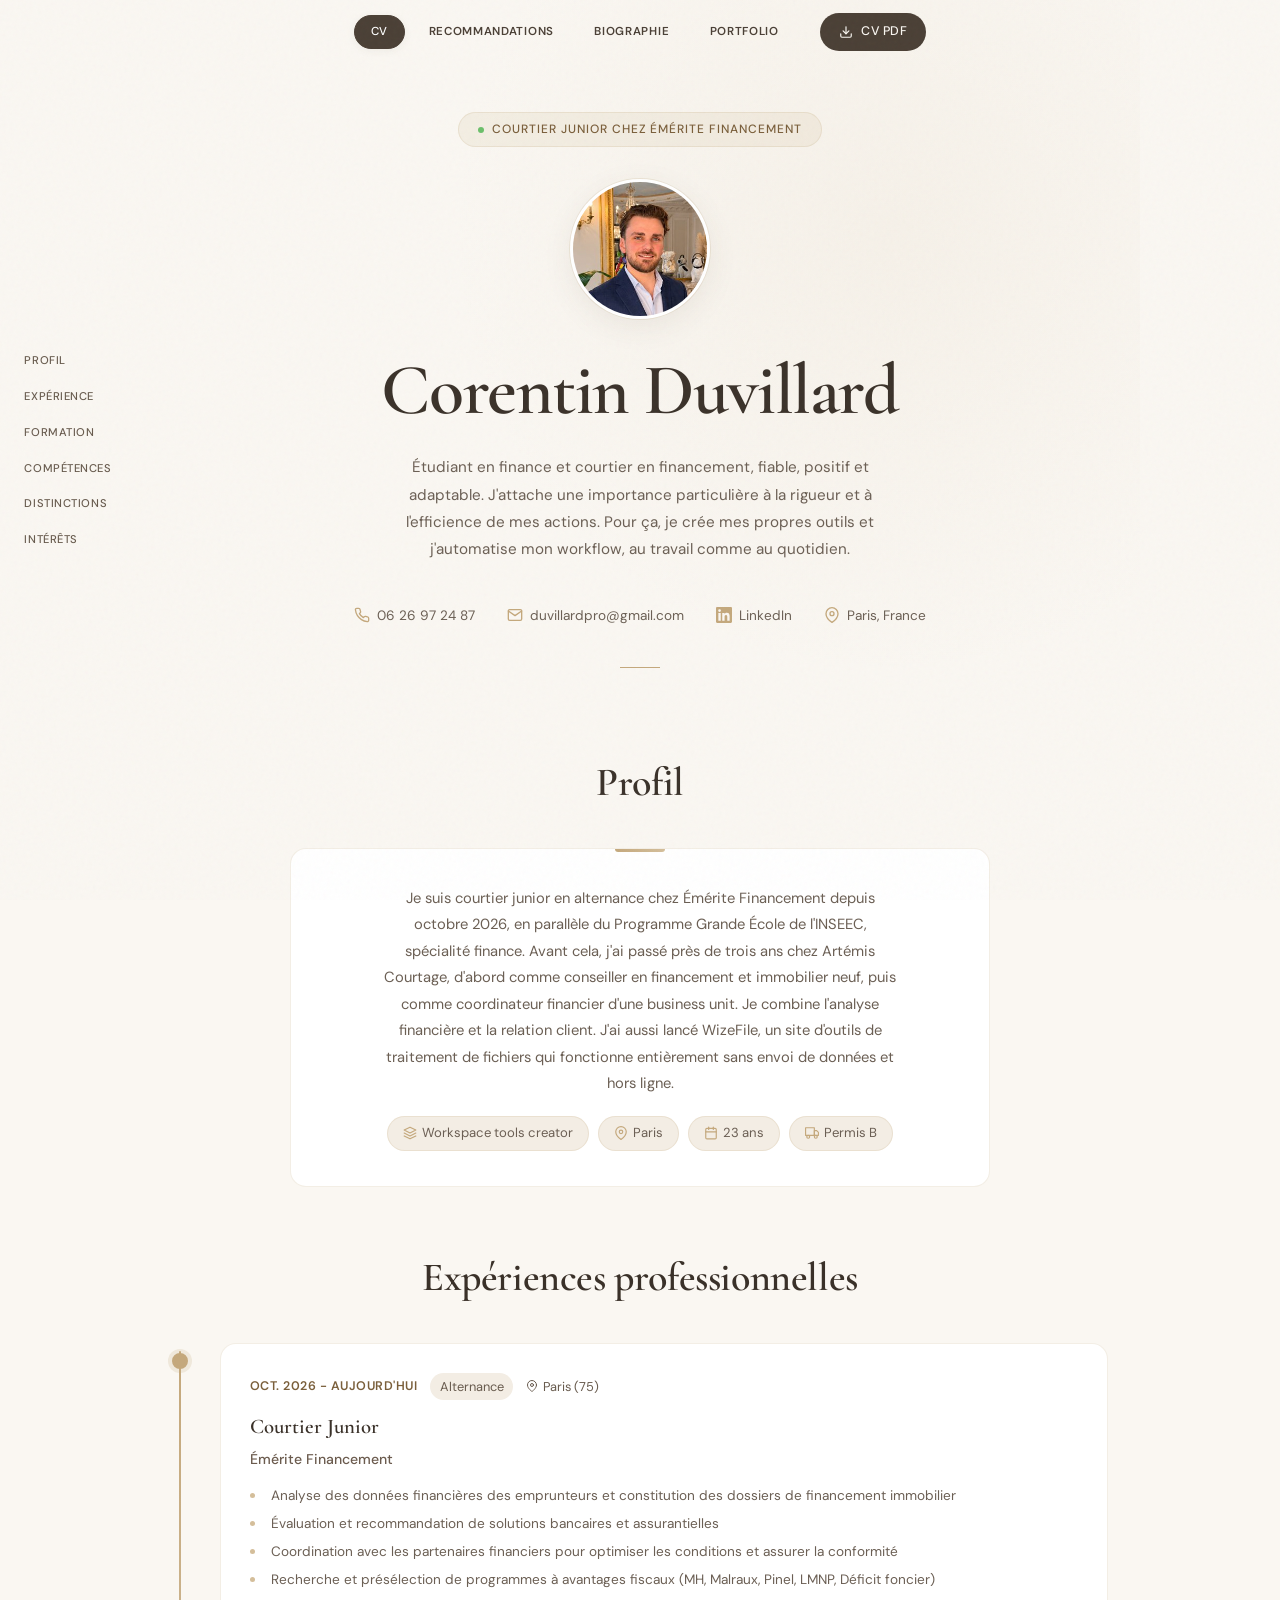
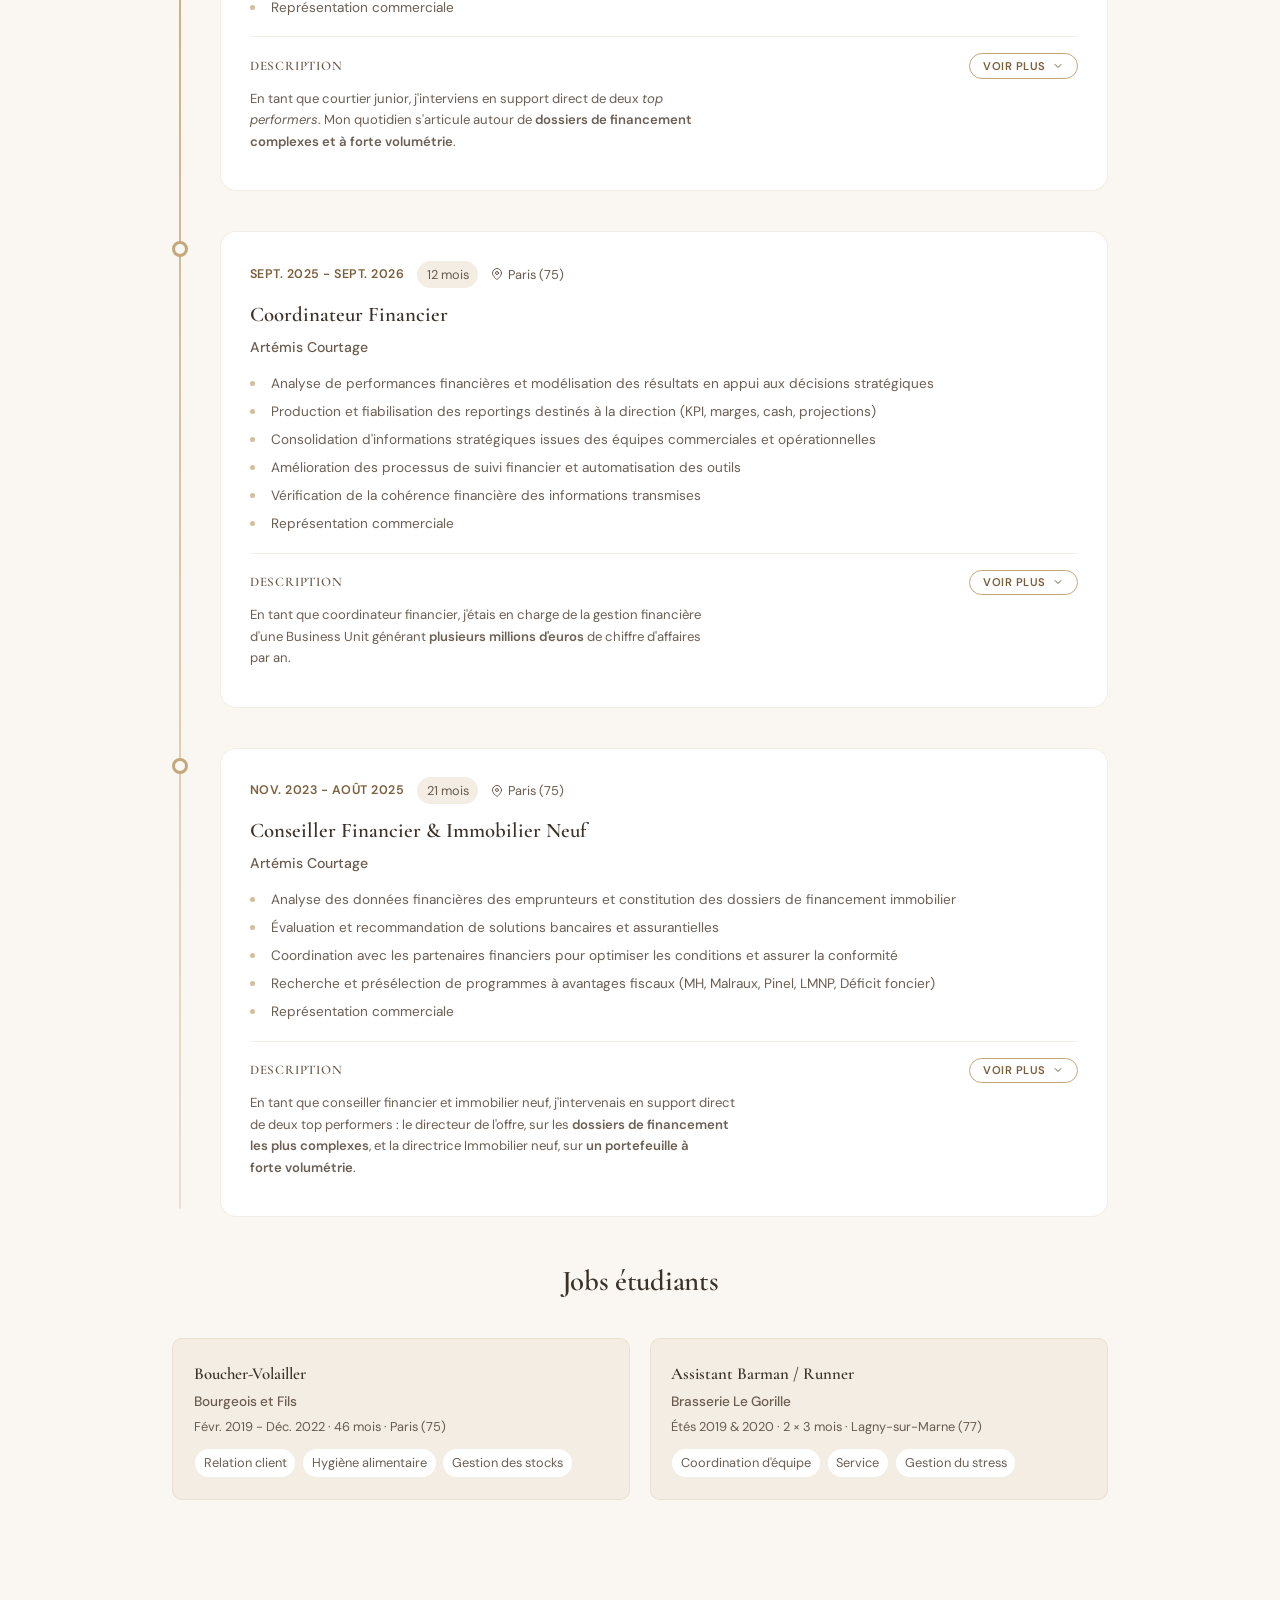
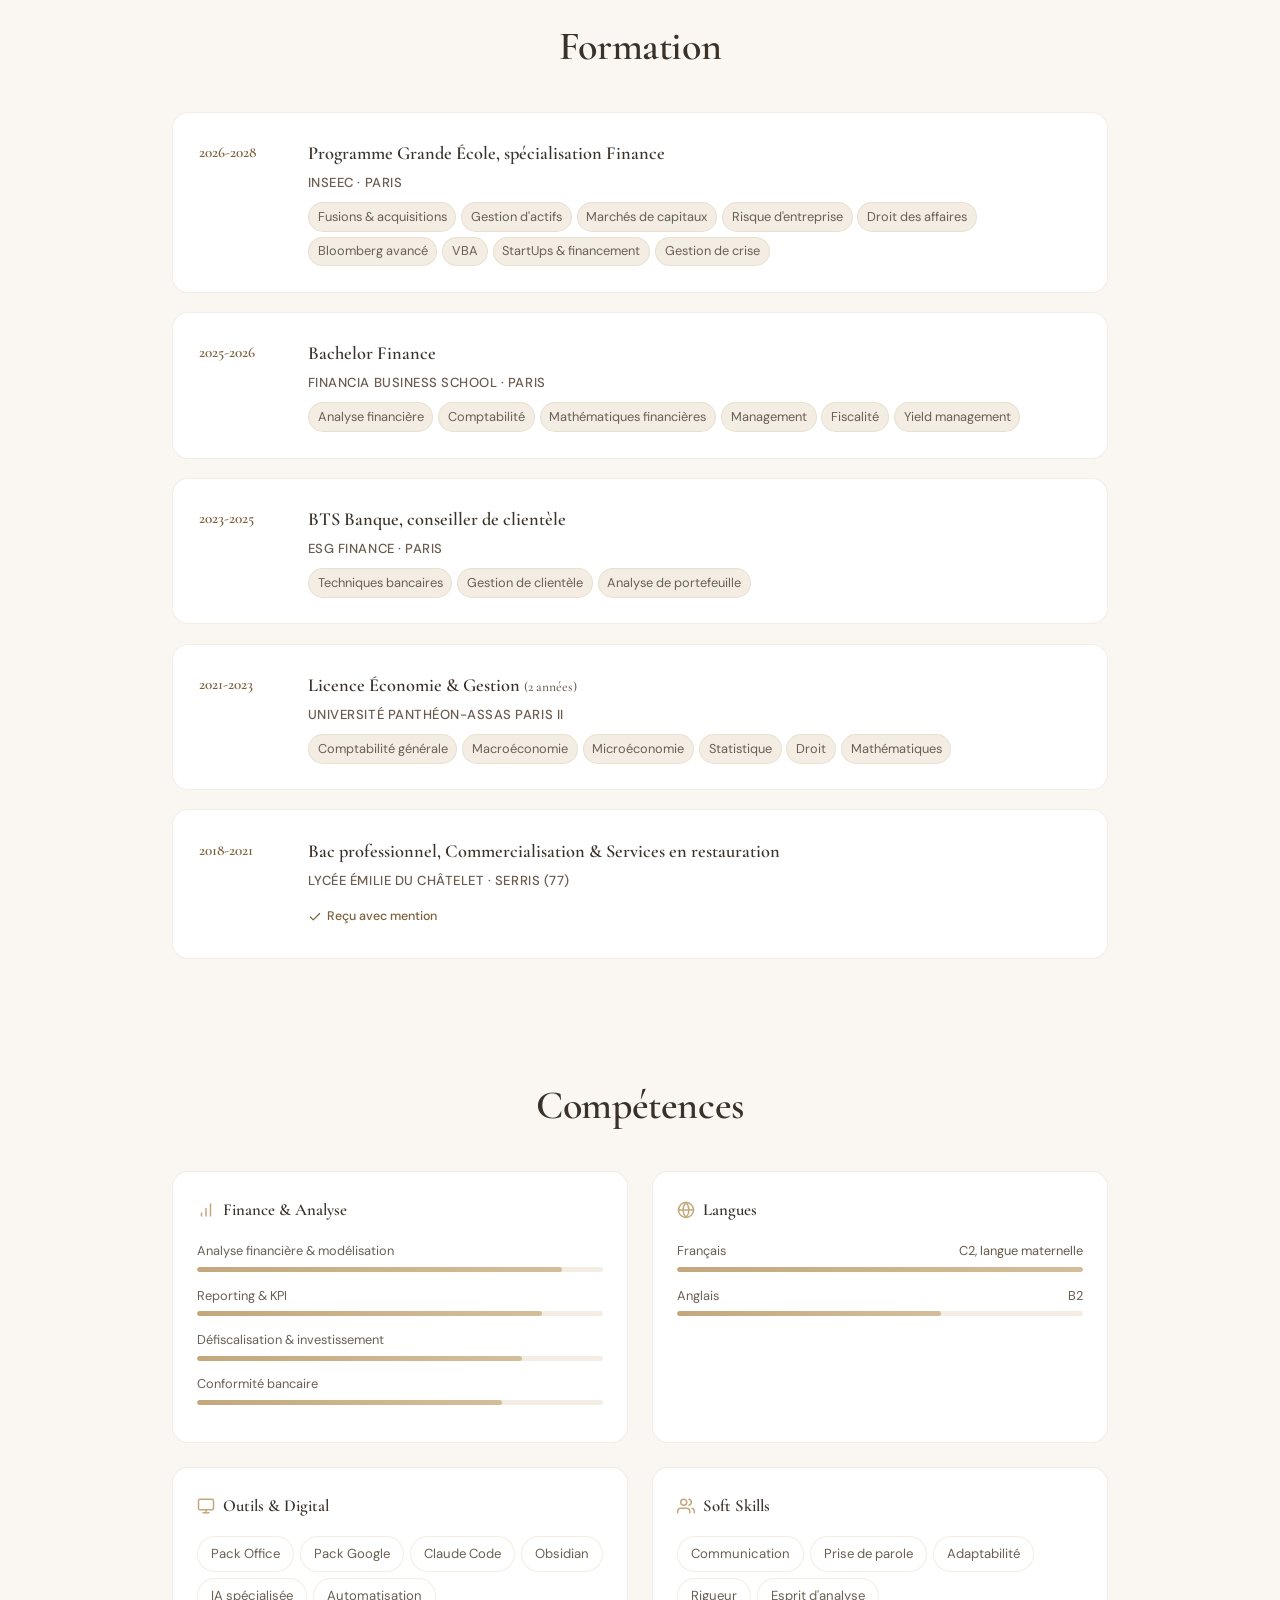
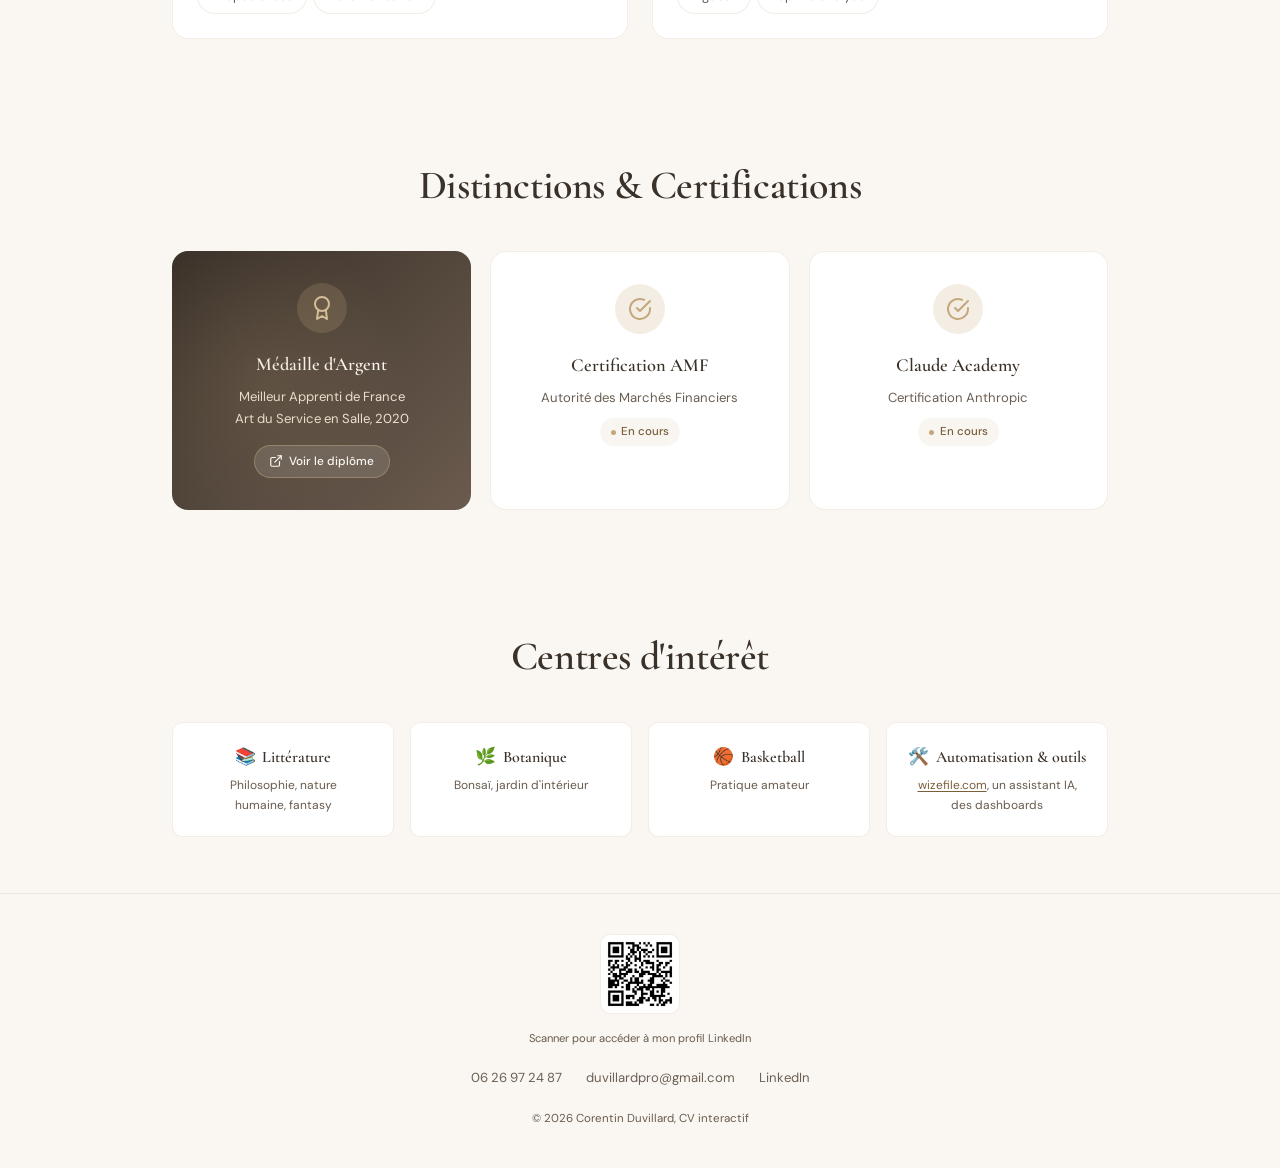
<file: CV intéractif/index.html>
<!DOCTYPE html>
<html lang="fr">
<head>
<meta charset="UTF-8">
<meta name="viewport" content="width=device-width, initial-scale=1.0">
<meta name="color-scheme" content="light">
<title>Corentin Duvillard, CV</title>
<meta name="description" content="CV interactif de Corentin Duvillard : expériences, formation, compétences, recommandations et portfolio.">
<meta property="og:title" content="Corentin Duvillard, CV">
<meta property="og:image" content="fichiers/photo.jpg">
<link rel="icon" href="fichiers/favicon.svg" type="image/svg+xml">
<link rel="icon" href="fichiers/favicon-48.png" type="image/png" sizes="48x48">
<link rel="apple-touch-icon" href="fichiers/favicon-180.png">
<link rel="preload" href="fichiers/polices/dm-sans-normal-latin.woff2" as="font" type="font/woff2" crossorigin>
<link rel="preload" href="fichiers/polices/cormorant-garamond-normal-latin.woff2" as="font" type="font/woff2" crossorigin>
<link rel="preload" href="contenu.json" as="fetch" crossorigin="anonymous">
<link rel="stylesheet" href="style.css">
</head>
<body>
<a class="skip-link" href="#contenu">Aller au contenu</a>
<div id="progressBar" aria-hidden="true"></div>

<nav id="navbar" aria-label="Navigation principale"><div class="nav-inner">
<div class="page-nav" id="pageNav">
<a href="#page-cv" class="page-nav-btn active" data-page="cv" aria-current="page">CV</a>
<a href="#page-recommandations" class="page-nav-btn" data-page="recommandations">Recommandations</a>
<a href="#page-biographie" class="page-nav-btn" data-page="biographie">Biographie</a>
<a href="#page-portfolio" class="page-nav-btn" data-page="portfolio">Portfolio</a>
</div>
<div class="nav-actions">
<a class="btn-dl" id="dlBtn" href="fichiers/cv.pdf" download aria-label="Télécharger le CV en PDF"><svg viewBox="0 0 24 24" fill="none" stroke="currentColor" stroke-width="2" stroke-linecap="round" stroke-linejoin="round"><path d="M21 15v4a2 2 0 0 1-2 2H5a2 2 0 0 1-2-2v-4"/><polyline points="7 10 12 15 17 10"/><line x1="12" y1="15" x2="12" y2="3"/></svg><span class="dl-label">CV PDF</span></a>
<button class="nav-hamburger" id="hamburger" aria-label="Ouvrir le menu" aria-expanded="false" aria-controls="mobileMenu"><span></span><span></span><span></span></button>
</div>
</div></nav>

<div class="mobile-menu" id="mobileMenu" role="dialog" aria-modal="true" aria-label="Menu" hidden><button class="mobile-close" id="mobileClose" aria-label="Fermer le menu">&#10005;</button>
<ul class="mobile-menu-links">
<li><a href="#page-cv" data-page="cv">CV</a></li>
<li><a href="#page-recommandations" data-page="recommandations">Recommandations</a></li>
<li><a href="#page-biographie" data-page="biographie">Biographie</a></li>
<li><a href="#page-portfolio" data-page="portfolio">Portfolio</a></li>
<li aria-hidden="true"><div class="mobile-menu-sep"></div></li>
<li><a href="#profil">Profil</a></li>
<li><a href="#experience">Expérience</a></li>
<li><a href="#formation">Formation</a></li>
<li><a href="#competences">Compétences</a></li>
<li><a href="#distinction">Distinctions</a></li>
<li><a href="#interets">Intérêts</a></li>
</ul></div>

<noscript><p>Ce CV a besoin de JavaScript pour s'afficher. Le CV au format PDF reste disponible : <a href="fichiers/cv.pdf">télécharger le CV</a>.</p></noscript>

<main id="contenu" tabindex="-1">

<aside class="cv-sidebar visible" id="cvSidebar" aria-label="Sections du CV">
<a href="#profil" class="cv-sidebar-link" data-section="profil">Profil</a>
<a href="#experience" class="cv-sidebar-link" data-section="experience">Expérience</a>
<a href="#formation" class="cv-sidebar-link" data-section="formation">Formation</a>
<a href="#competences" class="cv-sidebar-link" data-section="competences">Compétences</a>
<a href="#distinction" class="cv-sidebar-link" data-section="distinction">Distinctions</a>
<a href="#interets" class="cv-sidebar-link" data-section="interets">Intérêts</a>
</aside>

<div id="page-cv" class="page-section active">
<section class="hero" id="hero" aria-label="Présentation"><div class="hero-content" id="heroContent"></div></section>
<section class="profil-section" id="profil">
<div class="section-header reveal"><h2 class="section-title" tabindex="-1">Profil</h2></div>
<div class="profil-card reveal" id="profilCard"></div>
</section>

<section id="experience">
<div class="section-header reveal"><h2 class="section-title" tabindex="-1">Expériences professionnelles</h2></div>
<div class="timeline" id="timeline"></div>
<div class="section-header reveal" style="margin-top:2rem"><h2 class="section-title" tabindex="-1" style="font-size:clamp(1.3rem,3vw,1.8rem)">Jobs étudiants</h2></div>
<div class="student-jobs" id="studentJobs"></div>
</section>

<section id="formation">
<div class="section-header reveal"><h2 class="section-title" tabindex="-1">Formation</h2></div>
<div class="formation-list" id="formationList"></div>
</section>

<section id="competences">
<div class="section-header reveal"><h2 class="section-title" tabindex="-1">Compétences</h2></div>
<div class="skills-section">
<div class="skills-bars-row" id="skillsBars"></div>
<div class="skills-tags-row" id="skillsTags"></div>
</div>
</section>

<section id="distinction">
<div class="section-header reveal"><h2 class="section-title" tabindex="-1">Distinctions &amp; Certifications</h2></div>
<div class="distinctions-grid" id="distinctions"></div>
</section>

<section id="interets">
<div class="section-header reveal"><h2 class="section-title" tabindex="-1">Centres d'intérêt</h2></div>
<div class="interests-grid" id="interets-grid"></div>
</section>
</div>

<div id="page-recommandations" class="page-section">
<section class="section-compact">
<div class="section-header"><h2 class="section-title" tabindex="-1">Recommandations</h2></div>
<div class="doc-cards" id="recommandations"></div>
</section>
</div>

<div id="page-biographie" class="page-section">
<section class="section-compact">
<div class="section-header"><h2 class="section-title" tabindex="-1">Biographie</h2></div>
<div class="bio-skeleton" id="biographie"></div>
</section>
</div>

<div id="page-portfolio" class="page-section">
<section class="section-compact">
<div class="section-header"><h2 class="section-title" tabindex="-1">Portfolio</h2>
<p class="portfolio-disclaimer" id="portfolioDisclaimer"></p></div>
<div class="pf">
<h3 class="pf-sous-titre pf-sous-titre--haut">Highlight</h3>
<div class="pf-phares" id="pfPhares"></div>
<div class="pf-detail-slot" id="pfDetailPhares"></div>
<h3 class="pf-sous-titre">Outils et dashboards</h3>
<div class="pf-grille" id="pfAutres"></div>
<div class="pf-detail-slot" id="pfDetailAutres"></div>
</div>
<div class="portfolio-modal" id="portfolioModal">
<div class="portfolio-modal-inner">
<button class="portfolio-modal-close" id="portfolioModalClose" aria-label="Fermer">&#10005;</button>
<iframe id="portfolioModalIframe" sandbox="allow-scripts allow-same-origin allow-downloads"></iframe>
</div>
</div>
</section>
</div>

</main>

<footer><div class="footer-inner" id="footer"></div></footer>

<dialog class="photo-dialog" id="photoGrande" aria-label="Photo en grand"><button type="button" class="photo-dialog-fermer" id="photoFermer" aria-label="Fermer la photo">&#10005;</button><img id="photoGrandeImg" alt=""></dialog><dialog class="photo-dialog diplome-dialog" id="diplomeGrand" aria-label="Diplôme en grand"><button type="button" class="photo-dialog-fermer" id="diplomeFermer" aria-label="Fermer le diplôme">&#10005;</button><img id="diplomeGrandImg" alt="Diplôme Un des Meilleurs Apprentis, médaille d'argent, 2020"></dialog>

<script src="script.js"></script>
</body>
</html>
</file>
<file: CV intéractif/style.css>
/* Polices hébergées sur le site (aucun appel à Google) */
@font-face{font-family:'Cormorant Garamond';font-style:italic;font-weight:500;font-display:swap;src:url('fichiers/polices/cormorant-garamond-italic-latin-ext.woff2') format('woff2');unicode-range:U+0100-02BA, U+02BD-02C5, U+02C7-02CC, U+02CE-02D7, U+02DD-02FF, U+0304, U+0308, U+0329, U+1D00-1DBF, U+1E00-1E9F, U+1EF2-1EFF, U+2020, U+20A0-20AB, U+20AD-20C4, U+2113, U+2C60-2C7F, U+A720-A7FF}
@font-face{font-family:'Cormorant Garamond';font-style:italic;font-weight:500;font-display:swap;src:url('fichiers/polices/cormorant-garamond-italic-latin.woff2') format('woff2');unicode-range:U+0000-00FF, U+0131, U+0152-0153, U+02BB-02BC, U+02C6, U+02DA, U+02DC, U+0304, U+0308, U+0329, U+2000-206F, U+20AC, U+2122, U+2191, U+2193, U+2212, U+2215, U+FEFF, U+FFFD}
@font-face{font-family:'Cormorant Garamond';font-style:normal;font-weight:500 700;font-display:swap;src:url('fichiers/polices/cormorant-garamond-normal-latin-ext.woff2') format('woff2');unicode-range:U+0100-02BA, U+02BD-02C5, U+02C7-02CC, U+02CE-02D7, U+02DD-02FF, U+0304, U+0308, U+0329, U+1D00-1DBF, U+1E00-1E9F, U+1EF2-1EFF, U+2020, U+20A0-20AB, U+20AD-20C4, U+2113, U+2C60-2C7F, U+A720-A7FF}
@font-face{font-family:'Cormorant Garamond';font-style:normal;font-weight:500 700;font-display:swap;src:url('fichiers/polices/cormorant-garamond-normal-latin.woff2') format('woff2');unicode-range:U+0000-00FF, U+0131, U+0152-0153, U+02BB-02BC, U+02C6, U+02DA, U+02DC, U+0304, U+0308, U+0329, U+2000-206F, U+20AC, U+2122, U+2191, U+2193, U+2212, U+2215, U+FEFF, U+FFFD}
@font-face{font-family:'DM Sans';font-style:italic;font-weight:400;font-display:swap;src:url('fichiers/polices/dm-sans-italic-latin-ext.woff2') format('woff2');unicode-range:U+0100-02BA, U+02BD-02C5, U+02C7-02CC, U+02CE-02D7, U+02DD-02FF, U+0304, U+0308, U+0329, U+1D00-1DBF, U+1E00-1E9F, U+1EF2-1EFF, U+2020, U+20A0-20AB, U+20AD-20C4, U+2113, U+2C60-2C7F, U+A720-A7FF}
@font-face{font-family:'DM Sans';font-style:italic;font-weight:400;font-display:swap;src:url('fichiers/polices/dm-sans-italic-latin.woff2') format('woff2');unicode-range:U+0000-00FF, U+0131, U+0152-0153, U+02BB-02BC, U+02C6, U+02DA, U+02DC, U+0304, U+0308, U+0329, U+2000-206F, U+20AC, U+2122, U+2191, U+2193, U+2212, U+2215, U+FEFF, U+FFFD}
@font-face{font-family:'DM Sans';font-style:normal;font-weight:300 600;font-display:swap;src:url('fichiers/polices/dm-sans-normal-latin-ext.woff2') format('woff2');unicode-range:U+0100-02BA, U+02BD-02C5, U+02C7-02CC, U+02CE-02D7, U+02DD-02FF, U+0304, U+0308, U+0329, U+1D00-1DBF, U+1E00-1E9F, U+1EF2-1EFF, U+2020, U+20A0-20AB, U+20AD-20C4, U+2113, U+2C60-2C7F, U+A720-A7FF}
@font-face{font-family:'DM Sans';font-style:normal;font-weight:300 600;font-display:swap;src:url('fichiers/polices/dm-sans-normal-latin.woff2') format('woff2');unicode-range:U+0000-00FF, U+0131, U+0152-0153, U+02BB-02BC, U+02C6, U+02DA, U+02DC, U+0304, U+0308, U+0329, U+2000-206F, U+20AC, U+2122, U+2191, U+2193, U+2212, U+2215, U+FEFF, U+FFFD}


/* =============================================
   DESIGN TOKENS (CSS Variables)
   ============================================= */

:root{--cream:#FAF7F2;--cream-dark:#F3EDE4;--sand:#E8DFD1;--camel:#C4A87C;--camel-light:#D4BE9A;--camel-dark:#A8895E;--brown:#6B5B4E;--brown-dark:#4A3F35;--brown-deep:#3A3129;--text:#3A3129;--text-light:#6B5F54;--text-muted:#685B4E;--white:#FFF;--border:rgba(196,168,124,.2);--shadow-sm:0 2px 8px rgba(74,63,53,.06);--shadow-md:0 8px 30px rgba(74,63,53,.08);--shadow-lg:0 20px 60px rgba(74,63,53,.1);--radius:16px;--radius-sm:10px;--font-serif:'Cormorant Garamond',Georgia,serif;--font-sans:'DM Sans',-apple-system,BlinkMacSystemFont,sans-serif;--transition:cubic-bezier(.4,0,.2,1)}

/* =============================================
   RESET & BASE STYLES
   ============================================= */

*,*::before,*::after{box-sizing:border-box;margin:0;padding:0}
html{scroll-behavior:smooth;font-size:16px;scrollbar-width:thin;scrollbar-color:var(--camel-light) var(--cream-dark)}
body{font-family:var(--font-sans);background:var(--cream);color:var(--text);line-height:1.7;-webkit-font-smoothing:antialiased;overflow-x:hidden}
::-webkit-scrollbar{width:8px}
::-webkit-scrollbar-track{background:var(--cream-dark)}
::-webkit-scrollbar-thumb{background:var(--camel-light);border-radius:8px;border:2px solid var(--cream-dark)}
::-webkit-scrollbar-thumb:hover{background:var(--camel)}

/* Noise texture overlay */

body::before{content:'';position:fixed;inset:0;background-image:url("data:image/svg+xml,%3Csvg viewBox='0 0 256 256' xmlns='http://www.w3.org/2000/svg'%3E%3Cfilter id='n'%3E%3CfeTurbulence type='fractalNoise' baseFrequency='0.9' numOctaves='4' stitchTiles='stitch'/%3E%3C/filter%3E%3Crect width='100%25' height='100%25' filter='url(%23n)' opacity='0.03'/%3E%3C/svg%3E");pointer-events:none;z-index:9999}

/* =============================================
   PROGRESS BAR
   ============================================= */

#progressBar{position:fixed;top:0;left:0;width:3px;height:0%;background:linear-gradient(to bottom,var(--camel),var(--camel-dark));z-index:10001;border-radius:0 2px 2px 0;transition:height .1s linear}

/* =============================================
   NAVIGATION
   ============================================= */

nav{position:fixed;top:0;left:0;right:0;z-index:1000;padding:0 2rem;transition:all .5s var(--transition);background:transparent}
nav.scrolled{background:rgba(250,247,242,.92);backdrop-filter:blur(20px);border-bottom:1px solid var(--border);box-shadow:var(--shadow-sm)}
.nav-inner{max-width:1100px;margin:0 auto;display:flex;align-items:center;justify-content:center;gap:1.5rem;height:64px}
.nav-actions{display:flex;gap:.75rem;align-items:center}
.btn-dl{display:inline-flex;align-items:center;gap:.5rem;padding:.5rem 1.2rem;background:var(--brown-dark);color:var(--cream);border:none;border-radius:50px;font-family:var(--font-sans);font-size:.78rem;font-weight:500;letter-spacing:.04em;cursor:pointer;transition:all .3s var(--transition);text-transform:uppercase}
.btn-dl:hover{background:var(--brown-deep);transform:translateY(-1px);box-shadow:0 4px 16px rgba(74,63,53,.2)}
.btn-dl svg{width:14px;height:14px}
.nav-hamburger{display:none;flex-direction:column;gap:5px;cursor:pointer;background:none;border:none;padding:4px}
.nav-hamburger span{display:block;width:22px;height:2px;background:var(--brown-dark);border-radius:2px;transition:all .3s}

/* =============================================
   HERO SECTION
   ============================================= */

.hero{display:flex;align-items:center;justify-content:center;padding:6rem 2rem 3rem;position:relative;overflow:hidden}
.hero::before{content:'';position:absolute;top:-30%;right:-20%;width:70vw;height:70vw;border-radius:50%;background:radial-gradient(circle,rgba(196,168,124,.08) 0%,transparent 70%);pointer-events:none}
.hero-content{max-width:900px;width:100%;text-align:center;position:relative;z-index:1}
.hero-badge{display:inline-flex;align-items:center;gap:.5rem;padding:.4rem 1.2rem;background:rgba(196,168,124,.12);border:1px solid var(--border);border-radius:50px;font-size:.75rem;font-weight:500;color:var(--camel-dark);letter-spacing:.08em;text-transform:uppercase;margin-bottom:2rem;opacity:0;transform:translateY(20px);animation:fadeUp .8s var(--transition) .2s forwards}
.hero-badge .dot{width:6px;height:6px;background:#6BBF6A;border-radius:50%;animation:pulse-dot 2s infinite}
@keyframes pulse-dot{0%,100%{opacity:1}
50%{opacity:.4}}
.photo-container{width:140px;height:140px;margin:0 auto 2rem;position:relative;opacity:0;transform:translateY(20px);animation:fadeUp .8s var(--transition) .3s forwards}
.photo-ring{width:100%;height:100%;border-radius:50%;overflow:hidden;border:3px solid var(--white);box-shadow:var(--shadow-md),0 0 0 1px var(--border)}
.photo-ring img{width:100%;height:100%;object-fit:cover;display:block}
.hero-name{font-family:var(--font-serif);font-size:clamp(2.8rem,6vw,4.5rem);font-weight:600;color:var(--brown-deep);line-height:1.1;letter-spacing:-.02em;margin-bottom:1.5rem;opacity:0;transform:translateY(30px);animation:fadeUp .9s var(--transition) .4s forwards}
.hero-tagline{font-size:.95rem;color:var(--text-light);max-width:520px;margin:0 auto 2.5rem;line-height:1.8;opacity:0;transform:translateY(20px);animation:fadeUp .8s var(--transition) .55s forwards}
.hero-contact{display:flex;align-items:center;justify-content:center;gap:2rem;flex-wrap:wrap;opacity:0;transform:translateY(20px);animation:fadeUp .8s var(--transition) .65s forwards}
.hero-contact a,.hero-contact span{display:inline-flex;align-items:center;gap:.45rem;font-size:.85rem;color:var(--text-light);text-decoration:none;transition:color .3s}
.hero-contact a:hover{color:var(--camel-dark)}
.hero-contact svg{width:16px;height:16px;color:var(--camel);flex-shrink:0}
.hero-divider{width:40px;height:1.5px;background:var(--camel);margin:2.5rem auto 0;opacity:0;animation:fadeUp .8s var(--transition) .75s forwards}

/* Hero entrance animation */

@keyframes fadeUp{to{opacity:1;transform:translateY(0)}}

@media (prefers-reduced-motion: reduce){
*,*::before,*::after{animation-duration:.001ms!important;animation-iteration-count:1!important;transition-duration:.001ms!important;scroll-behavior:auto!important}
.hero-badge,.hero-name,.hero-tagline,.hero-contact,.hero-divider,.photo-container,.reveal,.timeline-item,.formation-card,.student-job-card,.skill-group,.distinction-card,.interest-card,.bio-block{opacity:1!important;transform:none!important}
}

/* =============================================
   SECTIONS (shared)
   ============================================= */

section{padding:3.5rem 2rem;max-width:1000px;margin:0 auto}
.section-compact{padding-top:2.5rem}
.section-header{margin-bottom:2.5rem;text-align:center}

.section-title{font-family:var(--font-serif);font-size:clamp(1.8rem,4vw,2.5rem);font-weight:600;color:var(--brown-deep);letter-spacing:-.01em}

/* =============================================
   TIMELINE (Experience)
   ============================================= */

.timeline{position:relative;padding-left:3rem}
.timeline::before{content:'';position:absolute;left:7px;top:8px;bottom:8px;width:2px;background:linear-gradient(to bottom,var(--camel),var(--sand));border-radius:2px}
.timeline-item{position:relative;margin-bottom:2.5rem;opacity:0;transform:translateX(-20px);transition:all .7s var(--transition);will-change:transform,opacity}
.timeline-item.visible{opacity:1;transform:translateX(0)}
.timeline-item::before{content:'';position:absolute;left:-3rem;top:10px;width:16px;height:16px;border-radius:50%;background:var(--cream);border:3px solid var(--camel);z-index:1;transition:all .3s}
.timeline-item.current::before{background:var(--camel);box-shadow:0 0 0 4px rgba(196,168,124,.2)}
.timeline-card{background:var(--white);border-radius:var(--radius);padding:1.8rem;border:1px solid var(--border);transition:all .4s var(--transition);position:relative;overflow:hidden}
.timeline-card::before{content:'';position:absolute;top:0;left:0;width:4px;height:0;background:linear-gradient(to bottom,var(--camel),var(--camel-light));border-radius:0 2px 2px 0;transition:height .5s var(--transition)}
.timeline-card:hover{transform:translateY(-3px);box-shadow:var(--shadow-md);border-color:var(--camel-light)}
.timeline-card:hover::before{height:100%}
.timeline-meta{display:flex;align-items:center;gap:.8rem;margin-bottom:.6rem;flex-wrap:wrap}
.timeline-date{font-size:.78rem;font-weight:600;color:var(--camel-dark);letter-spacing:.04em;text-transform:uppercase}
.timeline-duration{font-size:.72rem;color:var(--text-muted);background:var(--cream-dark);padding:.15rem .6rem;border-radius:50px}
.timeline-location{font-size:.75rem;color:var(--text-muted);display:inline-flex;align-items:center;gap:.3rem}
.timeline-role{font-family:var(--font-serif);font-size:1.3rem;font-weight:600;color:var(--brown-deep);margin-bottom:.2rem}
.timeline-company{font-size:.88rem;font-weight:500;color:var(--brown);margin-bottom:.8rem}
.timeline-tasks{list-style:none;display:flex;flex-direction:column;gap:.4rem}
.timeline-tasks li{font-size:.85rem;color:var(--text-light);padding-left:1.3rem;position:relative;line-height:1.6}
.timeline-tasks li::before{content:'';position:absolute;left:0;top:.6em;width:5px;height:5px;border-radius:50%;background:var(--camel-light)}

.timeline-description-block{margin-top:1.1rem;padding-top:1rem;border-top:1px solid var(--border);display:flex;flex-direction:column;gap:.55rem}
.timeline-description-header{display:flex;align-items:center;justify-content:space-between;gap:.8rem;flex-wrap:wrap}
.timeline-description-title{font-family:var(--font-serif);font-size:.82rem;font-weight:600;color:var(--brown);letter-spacing:.06em;text-transform:uppercase;margin:0}
.timeline-description-toggle{display:inline-flex;align-items:center;gap:.4rem;padding:.3rem .8rem;background:transparent;color:var(--camel-dark);border:1px solid var(--camel-light);border-radius:50px;font-family:var(--font-sans);font-size:.7rem;font-weight:600;letter-spacing:.05em;text-transform:uppercase;cursor:pointer;transition:all .3s var(--transition)}
.timeline-description-toggle:hover{background:var(--camel);color:var(--white);border-color:var(--camel)}
.timeline-description-toggle:focus-visible{outline:2px solid var(--camel);outline-offset:2px}
.timeline-description-toggle svg{width:12px;height:12px;transition:transform .3s var(--transition)}
.timeline-description-toggle[aria-expanded="true"] svg{transform:rotate(180deg)}
.timeline-description-summary{font-size:.82rem;color:var(--text-light);line-height:1.65;margin:0}
.timeline-description-content{display:grid;grid-template-rows:0fr;opacity:0;transition:grid-template-rows .45s var(--transition),opacity .35s var(--transition)}
.timeline-description-content.open{grid-template-rows:1fr;opacity:1}
.timeline-description-inner{overflow:hidden}
.timeline-description-text{font-size:.8rem;color:var(--text-light);line-height:1.7;font-style:italic;padding-top:.35rem;margin:0}


/* =============================================
   STUDENT JOBS GRID
   ============================================= */

.student-jobs{display:grid;grid-template-columns:repeat(auto-fit,minmax(280px,1fr));gap:1.2rem;margin-top:1rem}
.student-job-card{background:var(--cream-dark);border-radius:var(--radius-sm);padding:1.3rem;border:1px solid var(--border);transition:all .4s var(--transition);opacity:0;transform:translateY(15px);will-change:transform,opacity}
.student-job-card.visible{opacity:1;transform:translateY(0)}
.student-job-card:hover{transform:translateY(-2px);box-shadow:var(--shadow-sm)}
.student-job-card h3{font-family:var(--font-serif);font-size:1.05rem;font-weight:600;color:var(--brown-deep);margin-bottom:.1rem}
.student-job-card .company-name{font-size:.85rem;font-weight:500;color:var(--brown);margin-bottom:.2rem}
.student-job-card .job-date{font-size:.72rem;color:var(--text-muted);margin-bottom:.6rem}
.student-job-card .job-skills{display:flex;flex-wrap:wrap;gap:.35rem}
.student-job-card .job-skills span{font-size:.72rem;padding:.2rem .55rem;background:var(--white);color:var(--text-light);border-radius:50px;border:1px solid var(--border)}

/* =============================================
   FORMATION (Education)
   ============================================= */

.formation-list{display:flex;flex-direction:column;gap:1.2rem}
.formation-card{background:var(--white);border-radius:var(--radius);padding:1.6rem;border:1px solid var(--border);display:grid;grid-template-columns:90px 1fr;gap:1.2rem;transition:all .4s var(--transition);opacity:0;transform:translateY(20px);will-change:transform,opacity}
.formation-card.visible{opacity:1;transform:translateY(0)}
.formation-card:hover{transform:translateY(-2px);box-shadow:var(--shadow-md);border-color:var(--camel-light)}
.formation-year{font-family:var(--font-serif);font-size:.95rem;font-weight:600;color:var(--camel-dark);padding-top:.1rem}
.formation-info h3{font-family:var(--font-serif);font-size:1.15rem;font-weight:600;color:var(--brown-deep);margin-bottom:.15rem}
.formation-info .school{font-size:.82rem;font-weight:500;color:var(--brown);text-transform:uppercase;letter-spacing:.04em;margin-bottom:.5rem}
.formation-info .courses{display:flex;flex-wrap:wrap;gap:.3rem}
.formation-info .courses span{font-size:.7rem;padding:.18rem .55rem;background:var(--cream-dark);color:var(--text-light);border-radius:50px;border:1px solid var(--border)}
.formation-info .mention{display:inline-flex;align-items:center;gap:.35rem;margin-top:.4rem;font-size:.78rem;color:var(--camel-dark);font-weight:500}

/* =============================================
   SKILLS
   ============================================= */

.skills-section{display:flex;flex-direction:column;gap:1.5rem}
.skills-bars-row{display:grid;grid-template-columns:repeat(auto-fit,minmax(300px,1fr));gap:1.5rem}
.skill-group{background:var(--white);border-radius:var(--radius);padding:1.5rem;border:1px solid var(--border);opacity:0;transform:translateY(20px);transition:all .6s var(--transition);will-change:transform,opacity}
.skill-group.visible{opacity:1;transform:translateY(0)}
.skill-group:hover{box-shadow:var(--shadow-sm);border-color:var(--camel-light)}
.skill-group h3{font-family:var(--font-serif);font-size:1.05rem;font-weight:600;color:var(--brown-deep);margin-bottom:1rem;display:flex;align-items:center;gap:.5rem}
.skill-group h3 svg{width:18px;height:18px;color:var(--camel)}
.skill-bar-container{margin-bottom:.8rem}
.skill-bar-label{display:flex;justify-content:space-between;margin-bottom:.3rem;font-size:.8rem;color:var(--text-light)}
.skill-bar-label .level{font-size:.72rem;color:var(--text-muted)}
.skill-bar{width:100%;height:5px;background:var(--cream-dark);border-radius:5px;overflow:hidden}
.skill-bar-fill{height:100%;background:linear-gradient(90deg,var(--camel),var(--camel-light));border-radius:5px;width:0;transition:width 1.2s var(--transition)}
.skills-tags-row{display:grid;grid-template-columns:repeat(auto-fit,minmax(200px,1fr));gap:1.5rem}
.skill-tags{display:flex;flex-wrap:wrap;gap:.4rem}
.skill-tag{padding:.35rem .8rem;background:var(--white);border:1px solid var(--border);border-radius:50px;font-size:.78rem;color:var(--text-light);transition:all .3s var(--transition)}
.skill-tag:hover{background:var(--camel);color:var(--white);border-color:var(--camel);transform:translateY(-2px)}

/* =============================================
   DISTINCTIONS & CERTIFICATIONS
   ============================================= */

.distinctions-grid{display:grid;grid-template-columns:repeat(3,1fr);gap:1.2rem}
.distinction-card{border-radius:var(--radius);padding:2rem 1.5rem;text-align:center;position:relative;overflow:hidden;opacity:0;transform:scale(.95);transition:all .7s var(--transition);will-change:transform,opacity}
.distinction-card.visible{opacity:1;transform:scale(1)}
.distinction-card:hover{transform:translateY(-3px)}
.distinction-card.medal{background:linear-gradient(135deg,var(--brown-deep) 0%,var(--brown) 100%);color:var(--cream)}
.distinction-card.medal::before{content:'';position:absolute;inset:0;background:radial-gradient(circle at 30% 50%,rgba(196,168,124,.15) 0%,transparent 60%);pointer-events:none}
.distinction-card.medal h3{color:var(--cream)}
.distinction-card.medal p{color:var(--camel-light)}
.distinction-card.certif{background:var(--white);border:1px solid var(--border);color:var(--text)}
.distinction-card.certif:hover{box-shadow:var(--shadow-md);border-color:var(--camel-light)}
.distinction-card.certif h3{color:var(--brown-deep)}
.distinction-card.certif p{color:var(--text-light)}
.distinction-icon{width:50px;height:50px;margin:0 auto 1rem;background:rgba(196,168,124,.2);border-radius:50%;display:flex;align-items:center;justify-content:center}
.distinction-icon svg{width:24px;height:24px}
.medal .distinction-icon svg{color:var(--camel-light)}
.certif .distinction-icon{background:var(--cream-dark)}
.certif .distinction-icon svg{color:var(--camel)}
.distinction-card h3{font-family:var(--font-serif);font-size:1.15rem;font-weight:600;margin-bottom:.35rem}
.distinction-card p{font-size:.82rem}
.status-badge{display:inline-flex;align-items:center;gap:.35rem;margin-top:.6rem;padding:.25rem .7rem;border-radius:50px;font-size:.72rem;font-weight:500}
.certif .status-badge{background:rgba(196,168,124,.1);color:var(--camel-dark)}
.status-badge .dot{width:5px;height:5px;border-radius:50%;animation:pulse-dot 2s infinite}
.certif .status-badge .dot{background:var(--camel)}.distinction-voir{position:relative;display:inline-flex;align-items:center;gap:.4rem;margin-top:.9rem;padding:.35rem .9rem;border-radius:50px;font-size:.74rem;font-weight:500;color:var(--cream);background:rgba(255,255,255,.12);border:1px solid rgba(196,168,124,.45);text-decoration:none;transition:background .3s var(--transition),border-color .3s var(--transition)}.distinction-voir:hover,.distinction-voir:focus-visible{background:rgba(255,255,255,.22);border-color:var(--camel-light)}

/* =============================================
   INTERESTS
   ============================================= */

.interests-grid{display:grid;grid-template-columns:repeat(4,1fr);gap:1rem}
.interest-card{background:var(--white);border-radius:var(--radius-sm);padding:1.3rem;text-align:center;border:1px solid var(--border);transition:all .4s var(--transition);opacity:0;transform:translateY(15px);will-change:transform,opacity}
.interest-card.visible{opacity:1;transform:translateY(0)}
.interest-card:hover{transform:translateY(-4px);box-shadow:var(--shadow-md);border-color:var(--camel-light)}

.interest-card h3{font-family:var(--font-serif);font-size:.95rem;font-weight:600;color:var(--brown-deep);margin-bottom:.2rem}
.interest-card p{font-size:.75rem;color:var(--text-muted)}

/* =============================================
   PAGE NAVIGATION TABS
   ============================================= */

/* V6: page-nav tabs in navbar */
.page-nav{display:flex;align-items:center;gap:.4rem;flex-wrap:nowrap}
.page-nav-btn{display:inline-flex;align-items:center;gap:.3rem;padding:.4rem 1rem;font-family:var(--font-sans);font-size:.72rem;font-weight:500;letter-spacing:.06em;text-transform:uppercase;color:var(--text-light);background:transparent;border:1px solid transparent;border-radius:50px;cursor:pointer;transition:all .35s var(--transition);text-decoration:none;white-space:nowrap}
.page-nav-btn:hover{color:var(--brown-dark);border-color:var(--camel-light);background:rgba(196,168,124,.1)}
.page-nav-btn.active{color:var(--white);background:var(--brown-dark);border-color:var(--brown-dark);box-shadow:var(--shadow-sm)}
.page-nav-btn.active:hover{background:var(--brown-deep);border-color:var(--brown-deep)}
.page-nav-btn svg{display:none}
.page-nav-btn svg{width:14px;height:14px}
.page-section{display:none}
.page-section.active{display:block}

/* =============================================
   PROFIL SECTION
   ============================================= */

.profil-section{padding:2rem 2rem 0;max-width:1000px;margin:0 auto}
.profil-card{background:var(--white);border-radius:var(--radius);padding:2.2rem;border:1px solid var(--border);text-align:center;position:relative;overflow:hidden;max-width:700px;margin:0 auto}
.profil-card::before{content:'';position:absolute;top:0;left:50%;transform:translateX(-50%);width:50px;height:3px;background:linear-gradient(90deg,var(--camel),var(--camel-light));border-radius:0 0 3px 3px}
.profil-card p.profil-text{font-size:.92rem;color:var(--text-light);line-height:1.8;margin-bottom:1.2rem}
.profil-badges{display:flex;justify-content:center;gap:.6rem;flex-wrap:wrap}
.profil-badge{display:inline-flex;align-items:center;gap:.35rem;padding:.35rem .9rem;background:var(--cream-dark);border-radius:50px;font-size:.78rem;color:var(--text-light);border:1px solid var(--border)}
.profil-badge svg{width:14px;height:14px;color:var(--camel)}

/* Placeholder section */


/* Placeholder section */


/* Placeholder section */


/* =============================================
   FOOTER
   ============================================= */

footer{padding:2.5rem 2rem;text-align:center;border-top:1px solid var(--border)}
.footer-inner{max-width:600px;margin:0 auto;display:flex;flex-direction:column;align-items:center;gap:1.2rem}
.footer-qr img{width:80px;height:80px;border-radius:var(--radius-sm);border:1px solid var(--border);padding:5px;background:var(--white)}
.footer-qr p{font-size:.7rem;color:var(--text-muted);margin-top:.4rem}
.footer-links{display:flex;gap:1.5rem;flex-wrap:wrap;justify-content:center}
.footer-links a{font-size:.82rem;color:var(--text-light);text-decoration:none;transition:color .3s}
.footer-links a:hover{color:var(--camel-dark)}
.footer-copy{font-size:.72rem;color:var(--text-muted)}

/* =============================================
   MOBILE MENU
   ============================================= */

.mobile-menu{display:none;position:fixed;inset:0;background:rgba(250,247,242,.98);backdrop-filter:blur(20px);z-index:999;align-items:center;justify-content:center;opacity:0;pointer-events:none;transition:opacity .4s}
.mobile-menu.open{display:flex;opacity:1;pointer-events:all}
.mobile-menu-links{list-style:none;text-align:center;display:flex;flex-direction:column;gap:1.5rem}
.mobile-menu-links a{font-family:var(--font-serif);font-size:1.5rem;font-weight:500;color:var(--brown-deep);text-decoration:none}
.mobile-close{position:absolute;top:1.5rem;right:1.5rem;background:none;border:none;font-size:1.5rem;color:var(--brown-dark);cursor:pointer}

/* =============================================
   RESPONSIVE (max-width: 768px)
   ============================================= */

@media(max-width:768px){

/* =============================================
   NAVIGATION
   ============================================= */

nav{padding:0 .5rem}
.nav-inner{justify-content:space-between;gap:.3rem}
.nav-hamburger{display:flex}
.btn-dl,.page-nav-btn{min-height:44px}
.page-nav{flex:1;overflow-x:auto;scrollbar-width:none;-ms-overflow-style:none;-webkit-overflow-scrolling:touch;gap:.2rem}
.page-nav::-webkit-scrollbar{display:none}
.page-nav-btn{padding:.35rem .6rem;font-size:.62rem;letter-spacing:.03em}

/* =============================================
   SECTIONS (shared)
   ============================================= */

section{padding:2.5rem 1.2rem}

/* =============================================
   HERO SECTION
   ============================================= */

.hero{padding:5rem 1.2rem 2.5rem}
.hero-contact{gap:.8rem}

/* =============================================
   TIMELINE (Experience)
   ============================================= */

.timeline{padding-left:2rem}
.timeline::before{left:4px}
.timeline-item::before{left:-2rem;width:12px;height:12px}
.formation-card{grid-template-columns:1fr;gap:.4rem}

/* =============================================
   STUDENT JOBS GRID
   ============================================= */

.student-jobs,.distinctions-grid,.interests-grid,.skills-bars-row,.skills-tags-row{grid-template-columns:1fr}
.profil-section{padding-left:1.2rem;padding-right:1.2rem}
.photo-container{width:110px;height:110px}
.timeline-card{padding:1.2rem}
footer{padding:2rem 1.2rem}
.section-compact{padding-left:1.2rem;padding-right:1.2rem;padding-top:2rem}}

/* =============================================
   PRINT STYLES
   ============================================= */

@media print{

/* Noise texture overlay */

body::before,nav,.btn-dl,.dl-menu,#progressBar{display:none!important}
body{background:#fff;font-size:11pt}

/* =============================================
   SECTIONS (shared)
   ============================================= */

section{padding:.8rem 0;max-width:100%}

/* =============================================
   HERO SECTION
   ============================================= */

.hero{min-height:auto;padding:1.5rem 0 .5rem}
.timeline-card,.formation-card,.student-job-card,.interest-card,.distinction-card,.skill-group,.bio-block{break-inside:avoid;box-shadow:none!important;border:1px solid #ddd!important}
.reveal,.timeline-item,.formation-card,.student-job-card,.skill-group,.distinction-card,.interest-card,.bio-block{opacity:1!important;transform:none!important}
.hero-badge,.hero-name,.hero-tagline,.hero-contact,.hero-divider,.photo-container{opacity:1!important;transform:none!important;animation:none!important}
.skill-bar-fill{width:var(--target-width)!important}
.timeline-card::before{display:none}
.timeline-description-toggle{display:none!important}
.timeline-description-content{display:block!important;opacity:1!important;grid-template-rows:none!important}
.timeline-description-inner{overflow:visible!important}}

/* =============================================
   CV SIDEBAR (Desktop only)
   ============================================= */

/* CV Sidebar */
.cv-sidebar{display:none}
@media(min-width:769px){
.cv-sidebar{display:flex;flex-direction:column;position:fixed;left:0;top:50%;transform:translateY(-50%);z-index:100;padding:.5rem;gap:.15rem;opacity:0;pointer-events:none;transition:opacity .4s var(--transition)}
.cv-sidebar.visible{opacity:1;pointer-events:all}
.cv-sidebar-link{display:block;padding:.45rem .9rem;font-family:var(--font-sans);font-size:.7rem;font-weight:500;letter-spacing:.05em;text-transform:uppercase;color:var(--text-muted);text-decoration:none;border-left:2px solid transparent;transition:all .3s var(--transition);white-space:nowrap}
.cv-sidebar-link:hover{color:var(--brown-dark);border-left-color:var(--camel-light)}
.cv-sidebar-link.active{color:var(--brown-dark);border-left-color:var(--camel);font-size:.78rem;font-weight:600;padding-left:1.1rem;transform:scale(1.05);transform-origin:left center}
}

/* =============================================
   DOCUMENT CARDS (Recommandations / Portfolio)
   ============================================= */

/* V6: Document cards */
.doc-cards{display:grid;grid-template-columns:repeat(auto-fit,minmax(300px,1fr));gap:1.5rem;max-width:1000px;margin:0 auto}
.doc-card{background:var(--white);border-radius:var(--radius);border:1px solid var(--border);overflow:hidden;transition:all .4s var(--transition)}
.doc-card:hover{transform:translateY(-3px);box-shadow:var(--shadow-md);border-color:var(--camel-light)}
.doc-card-preview{width:100%;height:400px;background:var(--cream-dark);border-bottom:1px solid var(--border);overflow:hidden;position:relative}
.doc-card-preview iframe{width:100%;height:100%;border:none;background:#fff}
.doc-card-preview .preview-fallback{width:100%;height:100%;display:flex;flex-direction:column;align-items:center;justify-content:center;gap:.8rem;color:var(--text-muted);padding:2rem;text-align:center}
.doc-card-preview .preview-fallback svg{width:48px;height:48px;color:var(--camel)}
.doc-card-body{padding:1.2rem 1.5rem}
.doc-card-body h3{font-family:var(--font-serif);font-size:1.05rem;font-weight:600;color:var(--brown-deep);margin-bottom:.2rem}
.doc-card-body .doc-card-role{font-size:.82rem;color:var(--camel-dark);font-weight:500;margin-bottom:.1rem}
.doc-card-body .doc-card-date{font-size:.75rem;color:var(--text-muted);margin-bottom:.8rem}
.doc-card-body p{font-size:.8rem;color:var(--text-muted);margin-bottom:1rem;line-height:1.5}
.doc-card-dl{display:inline-flex;align-items:center;gap:.4rem;padding:.45rem 1rem;background:var(--brown-dark);color:var(--cream);border:none;border-radius:50px;font-family:var(--font-sans);font-size:.75rem;font-weight:500;letter-spacing:.04em;cursor:pointer;transition:all .3s var(--transition);text-decoration:none;text-transform:uppercase}
.doc-card-dl:hover{background:var(--brown-deep);transform:translateY(-1px);box-shadow:0 4px 12px rgba(74,63,53,.15)}
.doc-card-dl svg{width:14px;height:14px}
.portfolio-disclaimer{font-size:.78rem;color:var(--text-muted);font-style:italic;margin-top:.3rem}

/* =============================================
   DASHBOARD KPI CARDS
   ============================================= */

/* V6: Dashboard KPI cards */
.dashboard-section{margin-bottom:2.5rem}
.dashboard-title{font-family:var(--font-serif);font-size:1.15rem;font-weight:600;color:var(--brown-deep);margin-bottom:.3rem}
.dashboard-subtitle{font-size:.78rem;color:var(--text-muted);margin-bottom:1.2rem}
.kpi-grid{display:grid;grid-template-columns:repeat(auto-fit,minmax(140px,1fr));gap:.8rem;margin-bottom:1.5rem}
.kpi-card{background:var(--white);border-radius:var(--radius-sm);border:1px solid var(--border);padding:1rem;text-align:center;transition:all .3s var(--transition)}
.kpi-card:hover{box-shadow:var(--shadow-sm);border-color:var(--camel-light)}
.kpi-value{font-family:var(--font-serif);font-size:1.5rem;font-weight:700;color:var(--brown-deep);line-height:1.2}
.kpi-value.accent{color:var(--camel-dark)}
.kpi-label{font-size:.7rem;color:var(--text-muted);text-transform:uppercase;letter-spacing:.06em;margin-top:.25rem}
.kpi-bar-section{margin-bottom:1.2rem}
.kpi-bar-row{display:flex;align-items:center;gap:.6rem;margin-bottom:.5rem}
.kpi-bar-label{font-size:.75rem;color:var(--text-light);width:110px;flex-shrink:0;text-align:right}
.kpi-bar-track{flex:1;height:20px;background:var(--cream-dark);border-radius:10px;overflow:hidden;border:1px solid var(--border)}
.kpi-bar-fill{height:100%;background:linear-gradient(90deg,var(--camel),var(--camel-dark));border-radius:10px;transition:width .8s var(--transition);min-width:2px}
.kpi-bar-val{font-size:.72rem;color:var(--text-light);width:65px;flex-shrink:0}
.data-table{width:100%;border-collapse:collapse;font-size:.78rem;margin-top:.5rem}
.data-table th{background:var(--cream-dark);color:var(--brown-dark);font-weight:600;text-align:left;padding:.55rem .7rem;border-bottom:2px solid var(--camel-light);font-size:.72rem;text-transform:uppercase;letter-spacing:.04em}
.data-table td{padding:.5rem .7rem;border-bottom:1px solid var(--border);color:var(--text)}
.data-table tr:last-child td{border-bottom:none}
.data-table tr:hover td{background:rgba(196,168,124,.04)}


/* =============================================
   BIOGRAPHY SKELETON
   ============================================= */

/* Biography — editorial layout */
.bio-skeleton{max-width:720px;margin:0 auto;counter-reset:bio-chapter}
.bio-block{background:var(--white);border-radius:var(--radius);border:1px solid var(--border);padding:2.5rem 2.5rem 2.5rem 2.8rem;margin-bottom:1.8rem;position:relative;overflow:hidden;opacity:0;transform:translateY(24px);transition:all .7s var(--transition);will-change:transform,opacity;counter-increment:bio-chapter}
.bio-block.visible{opacity:1;transform:translateY(0)}
.bio-block::before{content:'';position:absolute;top:0;left:0;width:3px;height:100%;background:linear-gradient(to bottom,var(--camel),var(--camel-light))}
.bio-block-label{font-size:.72rem;font-weight:600;letter-spacing:.12em;text-transform:uppercase;color:var(--camel);margin-bottom:1.2rem;display:flex;align-items:center;gap:.5rem}
.bio-block-label::before{content:'0' counter(bio-chapter);font-family:var(--font-serif);font-size:.85rem;font-weight:600;color:var(--camel-dark);opacity:.6}
.bio-block-label::after{content:'';flex:1;height:1px;background:var(--border);margin-left:.3rem}
/* Bio text paragraphs */
.bio-text{font-size:.92rem;color:var(--text-light);line-height:1.85;margin:0}
.bio-text+.bio-text{margin-top:1.1rem}
/* Pull-quote — key phrase emphasis */
.bio-pullquote{display:block;font-family:var(--font-serif);font-size:1.08rem;font-weight:500;color:var(--brown-deep);line-height:1.65;margin:1.6rem 0;padding:1rem 0 1rem 1.4rem;border-left:2px solid var(--camel-light);font-style:italic;letter-spacing:-.01em}
/* Unused skeleton placeholders (kept for compat) */

/* =============================================
   RESPONSIVE (max-width: 768px)
   ============================================= */

@media(max-width:768px){
.doc-cards{grid-template-columns:1fr}
.doc-card-preview{height:300px}
.kpi-grid{grid-template-columns:repeat(2,1fr)}
.kpi-bar-label{width:80px;font-size:.68rem}
.bio-block{padding:1.6rem 1.4rem 1.6rem 1.6rem}
.bio-pullquote{font-size:1rem;margin:1.2rem 0;padding:.8rem 0 .8rem 1rem}
}


.wf-nav-btn{border:1px solid var(--border);background:#fff;color:var(--text,#333);font-size:.78rem;padding:5px 11px;border-radius:999px;cursor:pointer;font-family:inherit;transition:background .15s,color .15s}
.wf-nav-btn:hover{background:var(--cream-dark)}
.wf-nav-btn.wf-nav-active{background:#2b2118;color:#fff;border-color:#2b2118}
.portfolio-preview-dashboard{padding:1.2rem 1.5rem}


.portfolio-dl-group{display:flex;align-items:center;gap:0;border-radius:50px;overflow:hidden;border:1px solid var(--brown-dark)}
.portfolio-dl-btn{display:inline-flex;align-items:center;gap:.4rem;padding:.5rem 1.1rem;font-family:var(--font-sans);font-size:.75rem;font-weight:500;letter-spacing:.04em;cursor:pointer;transition:all .3s var(--transition);text-decoration:none;text-transform:uppercase;border:none;white-space:nowrap}
.portfolio-dl-btn.demo{background:var(--brown-dark);color:var(--cream)}
.portfolio-dl-btn.demo:hover{background:var(--brown-deep)}
.portfolio-dl-btn.template{background:var(--white);color:var(--brown-dark)}
.portfolio-dl-btn.template:hover{background:var(--cream-dark)}
.portfolio-dl-btn svg{width:13px;height:13px}
.portfolio-dl-sep{width:1px;height:28px;background:var(--brown-dark);flex-shrink:0}
.portfolio-fullscreen-btn{display:inline-flex;align-items:center;gap:.4rem;padding:.4rem .8rem;background:transparent;border:1px solid var(--border);border-radius:50px;font-family:var(--font-sans);font-size:.72rem;color:var(--text-muted);cursor:pointer;transition:all .3s var(--transition);text-transform:uppercase;letter-spacing:.04em}
.portfolio-fullscreen-btn:hover{border-color:var(--camel);color:var(--camel-dark)}
.portfolio-fullscreen-btn svg{width:13px;height:13px}
.portfolio-modal{display:none;position:fixed;inset:0;z-index:10000;background:rgba(58,49,41,.85);backdrop-filter:blur(8px);align-items:center;justify-content:center;padding:2rem}
.portfolio-modal.open{display:flex}
.portfolio-modal-inner{width:95vw;height:90vh;background:var(--white);border-radius:var(--radius);overflow:hidden;position:relative;box-shadow:var(--shadow-lg)}
.portfolio-modal-inner iframe{width:100%;height:100%;border:none}
.portfolio-modal-close{position:absolute;top:1rem;right:1rem;width:36px;height:36px;border-radius:50%;background:var(--brown-dark);color:var(--cream);border:none;cursor:pointer;display:flex;align-items:center;justify-content:center;font-size:1.2rem;z-index:1;transition:all .3s}
.portfolio-modal-close:hover{background:var(--brown-deep);transform:scale(1.1)}
@media(max-width:768px){


.portfolio-dl-group{justify-content:center}
}


.portfolio-group--dashboards .portfolio-preview-dashboard{padding:.8rem 1rem}

/* KPI cards Excel-style */
.portfolio-group--dashboards .kpi-card{background:#fff;border:1px solid #e0e0e0;border-radius:4px;box-shadow:none;padding:.7rem .8rem}
.portfolio-group--dashboards .kpi-card:hover{box-shadow:none;border-color:#d0d0d0}
.portfolio-group--dashboards .kpi-value{font-family:var(--font-sans);font-size:1.25rem;font-weight:700;color:#333}
.portfolio-group--dashboards .kpi-value.accent{color:var(--camel-dark)}
.portfolio-group--dashboards .kpi-label{font-family:var(--font-sans);font-size:.65rem;color:#888;letter-spacing:.04em}
.portfolio-group--dashboards .kpi-grid{gap:.5rem}

/* Tables Excel-style */
.portfolio-group--dashboards .data-table th{background:#f5f5f5;color:#444;font-weight:600;border-bottom:1.5px solid #d0d0d0;font-size:.7rem;padding:.45rem .6rem}
.portfolio-group--dashboards .data-table td{padding:.4rem .6rem;border-bottom:1px solid #eee;font-size:.75rem;color:#333}
.portfolio-group--dashboards .data-table tr:nth-child(even) td{background:#fafafa}
.portfolio-group--dashboards .data-table tr:hover td{background:rgba(0,0,0,.015)}

/* Bars Excel-style */
.portfolio-group--dashboards .kpi-bar-track{height:16px;background:#f0f0f0;border:1px solid #e0e0e0;border-radius:3px}
.portfolio-group--dashboards .kpi-bar-fill{background:var(--camel);border-radius:3px;transition:width .6s ease}
.portfolio-group--dashboards .kpi-bar-section{margin-bottom:.8rem}
.portfolio-group--dashboards .kpi-bar-row{margin-bottom:.35rem;gap:.4rem}
.portfolio-group--dashboards .kpi-bar-label{font-size:.7rem;color:#666}
.portfolio-group--dashboards .kpi-bar-val{font-size:.68rem;color:#666}

/* Dashboard section spacing */
.portfolio-group--dashboards .dashboard-section{margin-bottom:1.5rem}
.portfolio-group--dashboards .dashboard-title{font-family:var(--font-sans);font-size:.95rem;font-weight:600;color:#333;margin-bottom:.2rem}
.portfolio-group--dashboards .dashboard-subtitle{font-size:.72rem;color:#999;margin-bottom:.8rem}

/* Responsive pour les groupes */
@media(max-width:768px){

.portfolio-group--dashboards .kpi-grid{grid-template-columns:repeat(2,1fr)}
}

/* =============================================
   TRÈS PETITS ÉCRANS (max-width: 480px)
   ============================================= */

@media(max-width:480px){
.page-nav-btn{font-size:.58rem;padding:.28rem .42rem}
.hero{padding:4.5rem 1rem 2rem}
.hero-contact{gap:.5rem}
.timeline-card{padding:1rem}
.bio-block{padding:1.2rem 1rem 1.2rem 1.2rem}
.distinctions-grid,.interests-grid{grid-template-columns:1fr 1fr}
}

.wf-live{display:block;position:relative;aspect-ratio:16/10;background:var(--cream-dark);overflow:hidden;text-decoration:none}
.wf-live img{width:100%;height:100%;object-fit:cover;object-position:top;display:block;transition:transform .5s var(--transition)}
.wf-live:hover img{transform:scale(1.015)}
.wf-live-badge{position:absolute;top:12px;left:12px;display:inline-flex;align-items:center;gap:.4rem;padding:.3rem .8rem;background:rgba(255,255,255,.92);border:1px solid var(--border);border-radius:50px;font-size:.7rem;font-weight:600;color:var(--brown-dark);letter-spacing:.04em}
.wf-live-badge .dot{width:6px;height:6px;background:#6BBF6A;border-radius:50%;animation:pulse-dot 2s infinite}
.wf-live-cta{position:absolute;right:12px;bottom:12px;display:inline-flex;align-items:center;gap:.4rem;padding:.5rem 1rem;background:var(--brown-dark);color:var(--cream);border-radius:50px;font-size:.75rem;font-weight:500;letter-spacing:.04em;text-transform:uppercase;opacity:0;transform:translateY(6px);transition:all .3s var(--transition)}
.wf-live-cta svg{width:13px;height:13px}
.wf-live:hover .wf-live-cta,.wf-live:focus-visible .wf-live-cta{opacity:1;transform:translateY(0)}
@media(hover:none){.wf-live-cta{opacity:1;transform:none}}

/* =============================================
   ACCESSIBILITÉ ET LISIBILITÉ
   ============================================= */
:root{--camel-text:#7A5F3B}
a.btn-dl{text-decoration:none}
.section-label,.timeline-date,.hero-badge,.formation-year,.portfolio-group-title,.bio-block-label,.timeline-tag,.kpi-value.accent,.doc-card-body .doc-card-role,.formation-info .mention,.status-badge{color:var(--camel-text)!important}
.distinction-card.medal p{color:var(--camel-light)!important}
.skip-link{position:absolute;left:1rem;top:-100px;z-index:10002;padding:.6rem 1rem;background:var(--brown-dark);color:var(--cream);border-radius:8px;text-decoration:none;font-size:.85rem}
.skip-link:focus{top:1rem}
:where(a,button,iframe,[tabindex]):focus-visible{outline:2px solid var(--camel-dark);outline-offset:3px;border-radius:4px}
.hero{padding-top:7rem;padding-bottom:3rem}

.mobile-menu-sep{width:40px;height:1px;background:var(--camel);margin:.5rem auto}
/* Le contenu reste visible si les animations ne se lancent pas */
html:not(.anim) :is(.reveal,.timeline-item,.formation-card,.student-job-card,.skill-group,.distinction-card,.interest-card,.bio-block){opacity:1;transform:none}
html:not(.anim) .skill-bar-fill{width:var(--target-width)}
noscript p{max-width:600px;margin:8rem auto;padding:0 1.5rem;text-align:center;color:var(--text-light)}
/* =============================================
   PORTFOLIO VITRINE
   ============================================= */
.pf{max-width:1000px;margin:0 auto;display:grid;gap:1.5rem}
.pf-phares{display:grid;grid-template-columns:repeat(2,minmax(0,1fr));gap:1.4rem}
.pf-grille{display:grid;grid-template-columns:repeat(auto-fill,minmax(260px,1fr));gap:1rem}
.pf-sous-titre{font-family:var(--font-sans);font-size:.78rem;font-weight:600;letter-spacing:.12em;text-transform:uppercase;color:var(--camel-text);display:flex;align-items:center;gap:.8rem;margin-top:1rem}
.pf-sous-titre::after{content:'';flex:1;height:1px;background:var(--border)}
.pf-carte{display:flex;flex-direction:column;text-align:left;font:inherit;color:inherit;background:var(--white);border:1px solid var(--border);border-radius:var(--radius);padding:0;overflow:hidden;cursor:pointer;transition:transform .35s var(--transition),box-shadow .35s var(--transition),border-color .35s;min-width:0}
.pf-carte:hover{transform:translateY(-3px);box-shadow:var(--shadow-md);border-color:var(--camel-light)}


.pf-corps{display:flex;flex-direction:column;gap:.45rem;padding:1.2rem 1.3rem 1.3rem;flex:1}
.pf-type{font-size:.68rem;font-weight:600;letter-spacing:.08em;text-transform:uppercase;color:var(--camel-text)}
.pf-titre{font-family:var(--font-serif);font-size:1.25rem;font-weight:600;color:var(--brown-deep);line-height:1.2}


.pf-outils{list-style:none;display:flex;flex-wrap:wrap;gap:.3rem;margin:.2rem 0 0;padding:0}
.pf-outils li{font-size:.68rem;padding:.15rem .55rem;border-radius:50px;border:1px solid var(--border);color:var(--text-muted);background:var(--cream)}


@keyframes pfOuvre{from{opacity:0;transform:translateY(-6px)}to{opacity:1;transform:none}}


.pf-actions{display:flex;flex-wrap:wrap;align-items:center;justify-content:space-between;gap:.8rem}

.pf-scroll{overflow-x:auto}
.pf-capture{width:100%;border-radius:var(--radius-sm);border:1px solid var(--border)}


.wf-nav-btn{border:1px solid var(--border);background:var(--white);color:var(--text);font-size:.78rem;padding:5px 11px;border-radius:999px;cursor:pointer;font-family:inherit}
.wf-nav-btn:hover{background:var(--cream-dark)}
.wf-nav-btn.wf-nav-active{background:var(--brown-dark);color:var(--cream);border-color:var(--brown-dark)}
@media(max-width:768px){
.pf-phares{grid-template-columns:1fr}


}
html:not(.anim) :is(.hero-badge,.hero-name,.hero-tagline,.hero-contact,.hero-divider,.photo-container){opacity:1;transform:none;animation:none}.photo-ring img{object-position:50% 22%}

/* =============================================
   V3 : PHOTO, LETTRES, DISTINCTIONS, PORTFOLIO EN VUE DIRECTE
   ============================================= */
.page-section:not(#page-cv){padding-top:4.5rem}

/* Photo cliquable et agrandie */
.photo-ring{padding:0;cursor:zoom-in;display:block;background:var(--white);transition:transform .3s var(--transition),box-shadow .3s}
.photo-ring:hover{transform:scale(1.04);box-shadow:var(--shadow-lg),0 0 0 1px var(--camel-light)}
.photo-ring img{object-position:50% 30%}
.photo-dialog{position:fixed;inset:0;margin:auto;border:none;padding:0;background:transparent;max-width:min(92vw,560px);max-height:92vh;overflow:visible}
.photo-dialog::backdrop{background:rgba(58,49,41,.82);backdrop-filter:blur(6px)}
.photo-dialog[open]{animation:pfOuvre .3s var(--transition)}
.photo-dialog img{display:block;width:100%;height:auto;max-height:88vh;object-fit:contain;border-radius:var(--radius);box-shadow:var(--shadow-lg);border:4px solid var(--white)}
.photo-dialog-fermer{position:absolute;top:-14px;right:-14px;width:40px;height:40px;border-radius:50%;border:none;background:var(--brown-dark);color:var(--cream);font-size:1rem;cursor:pointer;box-shadow:var(--shadow-md)}
@media(max-width:600px){.photo-dialog-fermer{top:8px;right:8px}}.diplome-dialog{max-width:min(94vw,1100px)}

/* Lettres de recommandation dessinées */
a.doc-card-preview{display:block;text-decoration:none;cursor:zoom-in;height:auto;aspect-ratio:1/1.3;max-height:520px}
a.doc-card-preview canvas{width:100%;height:auto;display:block;opacity:0;transition:opacity .4s}
a.doc-card-preview.pret canvas{opacity:1}
a.doc-card-preview .preview-fallback{position:absolute;inset:0;font-size:.85rem}
a.doc-card-preview.pret .preview-fallback{display:none}
a.doc-card-preview:hover canvas{filter:brightness(.97)}

/* Portfolio : projets phares avec leur vraie vue */
.pf-phares{display:grid;grid-template-columns:1fr;gap:2rem}


.pf-type{margin:0}
.pf-titre{margin:0;font-family:var(--font-serif);font-size:1.9rem;font-weight:600;color:var(--brown-deep);line-height:1.15}
.pf-titre--petit{font-size:1.3rem}
.pf-description{margin:0;font-size:.88rem;color:var(--text-light);line-height:1.7;max-width:70ch}
.pf-actions{display:flex;flex-wrap:wrap;align-items:center;gap:.7rem}


.pf-vue-cadre{display:block;width:100%;height:min(70vh,640px);border:0;background:#fff}




/* Outils et dashboards : grille avec aperçu réel */
.pf-grille{grid-template-columns:repeat(auto-fill,minmax(min(100%,420px),1fr));gap:1.4rem}
.pf-carte{cursor:default;display:flex;flex-direction:column}
.pf-carte:hover{transform:none}
.pf-carte-vue{background:var(--cream-dark);border-bottom:1px solid var(--border);overflow:hidden}
.pf-carte-vue iframe{display:block;width:100%;height:340px;border:0;background:#fff}
.pf-carte-vue--dash{max-height:340px;overflow:auto;background:#fff}
.pf-carte-vue--dash .portfolio-preview-dashboard{padding:1rem}
.pf-carte-vue--dash .kpi-grid{grid-template-columns:repeat(auto-fit,minmax(110px,1fr))}
.pf-carte .pf-corps{padding:1.2rem 1.3rem 1.3rem;gap:.5rem}
.pf-carte .pf-actions{margin-top:auto;padding-top:.6rem;justify-content:space-between}

@media(max-width:768px){
.page-section:not(#page-cv){padding-top:4rem}

.pf-titre{font-size:1.55rem}
.pf-vue-cadre{height:70vh}
.pf-carte-vue iframe{height:300px}
.pf-carte .pf-actions{flex-direction:column;align-items:stretch}
.portfolio-dl-group{justify-content:center}

.wf-nav-btn{white-space:nowrap;flex-shrink:0}
}.pf-description a,.interest-card a,.profil-text a{color:var(--camel-text);text-decoration:underline;text-underline-offset:2px}
@media(max-width:768px){
.btn-dl{padding:0;width:44px;height:44px;justify-content:center;flex-shrink:0}
.btn-dl .dl-label{position:absolute;width:1px;height:1px;overflow:hidden;clip:rect(0,0,0,0)}
.btn-dl svg{width:17px;height:17px}
.page-nav-btn{min-height:38px;padding:.35rem .8rem;justify-content:center}
.nav-actions{gap:.4rem}
}.photo-ring img{transform:scale(1.65);transform-origin:53% 36%}
@media(max-width:480px){.hero-badge{font-size:.64rem;letter-spacing:.05em;padding:.4rem .9rem;text-align:center}}
/* Projets phares côte à côte */
.pf .pf-phares{grid-template-columns:repeat(2,minmax(0,1fr));gap:1.4rem;align-items:stretch}


.pf-ecran .pf-vue-cadre,.ia-vue .pf-vue-cadre{height:100%}

.ia-vue[hidden]{display:none}
.ia-vue[data-vue="capture"]{display:flex;align-items:center;justify-content:center;padding:1.2rem;background:#E8DFD1}
.ia-vue .pf-capture{width:100%;height:100%;object-fit:contain;border:0;border-radius:0}
@media(max-width:1000px){.pf .pf-phares{grid-template-columns:1fr}}
@media(max-width:768px){.ia-vue[data-vue="capture"]{height:auto;padding:.8rem}}#page-portfolio>section{max-width:1240px}
.pf{max-width:1180px}


/* =============================================
   PROJETS PHARES V4 : en-têtes alignés, écran dominant
   ============================================= */
.pf .pf-phares{display:grid;grid-template-columns:repeat(2,minmax(0,1fr));grid-template-rows:auto auto;column-gap:1.4rem;row-gap:0}
.pp{grid-row:span 2;display:grid;grid-template-rows:subgrid;background:var(--white);border:1px solid var(--camel-light);border-radius:var(--radius);overflow:hidden;min-width:0;box-shadow:var(--shadow-sm)}
.pp-tete{display:flex;flex-direction:column;gap:.75rem;padding:1.4rem 1.5rem 1.2rem}
.pp-ligne{display:flex;align-items:flex-start;justify-content:space-between;gap:1rem}
.pp-nom{min-width:0}
.pp-nom .pf-type{margin:0 0 .2rem}
.pp-titre{margin:0;font-family:var(--font-serif);font-size:1.75rem;font-weight:600;line-height:1.1;color:var(--brown-deep)}
.pp-cta{flex-shrink:0}
.pp-cta .doc-card-dl{white-space:nowrap}
.pp-desc{margin:0;font-size:.86rem;line-height:1.65;color:var(--text-light)}
.pp-faits{list-style:none;margin:0;padding:0;display:grid;grid-template-columns:repeat(3,minmax(0,1fr));border:1px solid var(--border);border-radius:var(--radius-sm);overflow:hidden}
.pp-faits li{padding:.55rem .6rem;text-align:center;font-size:.74rem;font-weight:600;color:var(--brown-dark);background:var(--cream);line-height:1.3}
.pp-faits li+li{border-left:1px solid var(--border)}


.pp-note{font-size:.72rem;color:var(--text-muted);font-style:italic}
.pp-zone{display:flex;flex-direction:column;border-top:1px solid var(--border);min-width:0}
.pp-onglets{display:flex;gap:6px;padding:9px 12px;background:var(--cream-dark);border-bottom:1px solid var(--border);overflow-x:auto;scrollbar-width:none}
.pp-onglets::-webkit-scrollbar{display:none}
.pp-onglets .wf-nav-btn{white-space:nowrap;flex-shrink:0}
.pp-ecran{height:520px;position:relative;background:var(--cream-dark)}
.pp-ecran>*{height:100%}
.pp-ecran .pf-vue-cadre{height:100%;width:100%;border:0;display:block;background:#fff}
.pp-ecran .wf-live{aspect-ratio:auto;height:100%;border:0;border-radius:0}
.ia-vue--capture{display:flex;align-items:center;justify-content:center;padding:1rem;background:#E8DFD1}
.ia-vue--capture[hidden]{display:none}
.ia-vue--capture .pf-capture{width:100%;height:100%;object-fit:contain;border:0;border-radius:0}
@media(max-width:1000px){
.pf .pf-phares{grid-template-columns:1fr;grid-template-rows:none;row-gap:1.4rem}
.pp{grid-row:auto;grid-template-rows:auto auto}
}
@media(max-width:560px){
.pp-tete{padding:1.1rem 1.1rem 1rem}
.pp-ligne{flex-direction:column}
.pp-cta,.pp-cta .doc-card-dl{width:100%;justify-content:center}
.pp-titre{font-size:1.5rem}
.pp-ecran{height:62vh;max-height:480px}
.pp-ecran:has(.ia-vue--capture:not([hidden])){height:auto}
.ia-vue--capture{padding:.6rem}
}.pp-desc a{color:var(--camel-text);text-decoration:underline;text-underline-offset:2px}
@media(max-width:560px){.ia-vue--capture .pf-capture{height:auto;aspect-ratio:1800/1230}.pp-faits li{font-size:.68rem;padding:.5rem .35rem}}
.pf-sous-titre--haut{margin-top:0}
.pp-ligne{align-items:center}
.pp-zone>.pp-ecran:only-child{flex:1;min-height:520px}
/* En-têtes des projets phares, version compacte */
.pp-tete{gap:.5rem;padding:1rem 1.25rem .9rem}
.pp-titre{font-size:1.45rem}
.pp-cta .doc-card-dl{padding:.36rem .85rem;font-size:.68rem;gap:.35rem}
.pp-cta .doc-card-dl svg{width:12px;height:12px}
.pp-desc{font-size:.82rem;line-height:1.55}
@media(max-width:560px){.pp-cta .doc-card-dl{padding:.55rem 1rem}}

/* Assistant IA : capture seule et bulle Tutoriel */
.ia-vue--capture{position:relative;padding:0;background:#E8DFD1}
.ia-vue--capture .pf-capture{object-fit:contain;object-position:center}
.ia-bulle{position:absolute;top:14px;right:14px;z-index:2;display:inline-flex;align-items:center;gap:.45rem;padding:.55rem 1rem .55rem .8rem;border:0;border-radius:50px;background:var(--brown-dark);color:var(--cream);font:600 .78rem var(--font-sans);letter-spacing:.03em;cursor:pointer;box-shadow:0 8px 22px rgba(58,49,41,.28);animation:iaFlotte 3.2s ease-in-out infinite;transition:background .25s,transform .25s}
.ia-bulle svg{width:16px;height:16px;flex-shrink:0}
.ia-bulle:hover{background:var(--brown-deep);animation-play-state:paused;transform:translateY(-2px) scale(1.04)}
.ia-bulle:focus-visible{outline:2px solid var(--camel);outline-offset:3px}
.ia-bulle-onde{position:absolute;inset:0;border-radius:inherit;border:2px solid var(--camel);opacity:0;animation:iaOnde 2.4s ease-out infinite;pointer-events:none}
@keyframes iaFlotte{0%,100%{transform:translateY(0)}50%{transform:translateY(-4px)}}
@keyframes iaOnde{0%{opacity:.7;transform:scale(1)}100%{opacity:0;transform:scale(1.35)}}
@media(prefers-reduced-motion:reduce){.ia-bulle,.ia-bulle-onde{animation:none}}
@media(max-width:560px){.ia-bulle{top:10px;right:10px;padding:.45rem .85rem .45rem .7rem;font-size:.72rem}.ia-vue--capture .pf-capture{aspect-ratio:1740/1560}}
.portfolio-modal{animation:none}
.portfolio-modal.open .portfolio-modal-inner{animation:iaOuvre .35s cubic-bezier(.2,.8,.2,1)}
@keyframes iaOuvre{from{opacity:0;transform:translateY(18px) scale(.97)}to{opacity:1;transform:none}}
/* Bulle ronde avec l'aperçu du tutoriel */
.ia-bulle{top:16px;right:16px;width:104px;height:104px;padding:0;gap:0;border-radius:50%;background:#262624;border:3px solid var(--white);box-shadow:0 10px 28px rgba(58,49,41,.35);display:block;overflow:visible}
.ia-bulle img{width:100%;height:100%;border-radius:50%;object-fit:cover;display:block;transition:transform .35s var(--transition)}
.ia-bulle:hover{background:#262624;transform:translateY(-3px) scale(1.06)}
.ia-bulle:hover img{transform:scale(1.04)}
.ia-bulle-onde{border-radius:50%;inset:-3px;border-color:var(--camel)}
.ia-bulle-onde--2{animation-delay:1.2s}
.ia-bulle-label{position:absolute;left:50%;bottom:-11px;transform:translateX(-50%);padding:.2rem .65rem;border-radius:50px;background:var(--brown-dark);color:var(--cream);font:600 .66rem var(--font-sans);letter-spacing:.06em;text-transform:uppercase;white-space:nowrap;box-shadow:0 4px 10px rgba(58,49,41,.25)}
@media(max-width:560px){.ia-bulle{width:76px;height:76px;top:10px;right:10px;border-width:2px}.ia-bulle-label{font-size:.6rem;bottom:-9px}}/* En-têtes alignés : bouton et version à droite, points clés calés en bas */
.pp-cta{display:flex;flex-direction:column;align-items:flex-end;gap:.3rem}
.pp-cta .pp-note{font-size:.68rem;font-style:normal;color:var(--text-muted);white-space:nowrap}
.pp-tete{gap:.6rem}
.pp-desc{max-width:none}
.pp-faits{margin-top:auto}
@media(max-width:560px){.pp-cta{align-items:stretch}.pp-cta .pp-note{text-align:center}}.pp-ligne{align-items:flex-start}
.pp-nom{padding-top:.15rem}

/* =============================================
   AUDIT 12/11 : accessibilité, lisibilité, design
   ============================================= */
.section-header{margin-bottom:2rem}
.section-title:focus{outline:none}
.section-title:focus-visible{outline:2px solid var(--camel-dark);outline-offset:6px;border-radius:4px}
.timeline-description-toggle{color:var(--camel-text)!important;border-color:var(--camel)}
.timeline-description-toggle:hover{color:var(--white)!important}
.profil-card p.profil-text{max-width:52ch;margin-left:auto;margin-right:auto}
.timeline-description-summary,.timeline-description-text{max-width:54ch}
.formation-info .courses span,.student-job-card .job-skills span,.student-job-card .job-date,.timeline-duration,.timeline-location,.skill-bar-label .level,.kpi-label,.pf-outils li{font-size:.8rem}
.profil-badge,.skill-tag{font-size:.82rem}

.interest-card h3{font-family:var(--font-serif);font-size:1rem;font-weight:600;color:var(--brown-deep);margin-bottom:.25rem;display:flex;align-items:center;justify-content:center;gap:.4rem}
.interest-emoji{font-size:1.05rem;line-height:1}
/* Points de statut fixes, sans clignotement */
.hero-badge .dot,.status-badge .dot{animation:none}
@media(max-width:768px){
.page-nav-btn{min-height:44px}
.timeline-description-toggle{min-height:40px;padding:.4rem .9rem}
}.distinction-card.medal p{color:#EDE3D2!important}
.page-nav-btn:not(.active){color:var(--brown-dark);font-weight:600}
p,li{text-wrap:pretty}
h1,h2,h3{text-wrap:balance}
@media(max-width:768px){.nav-hamburger{width:44px;height:44px;align-items:center;justify-content:center;padding:0;flex-shrink:0}}
.pp-ecran--echelle{overflow:hidden}
.pp-ecran--echelle>iframe{position:absolute;top:0;left:0;transform-origin:0 0;max-width:none;border:0}
</file>
